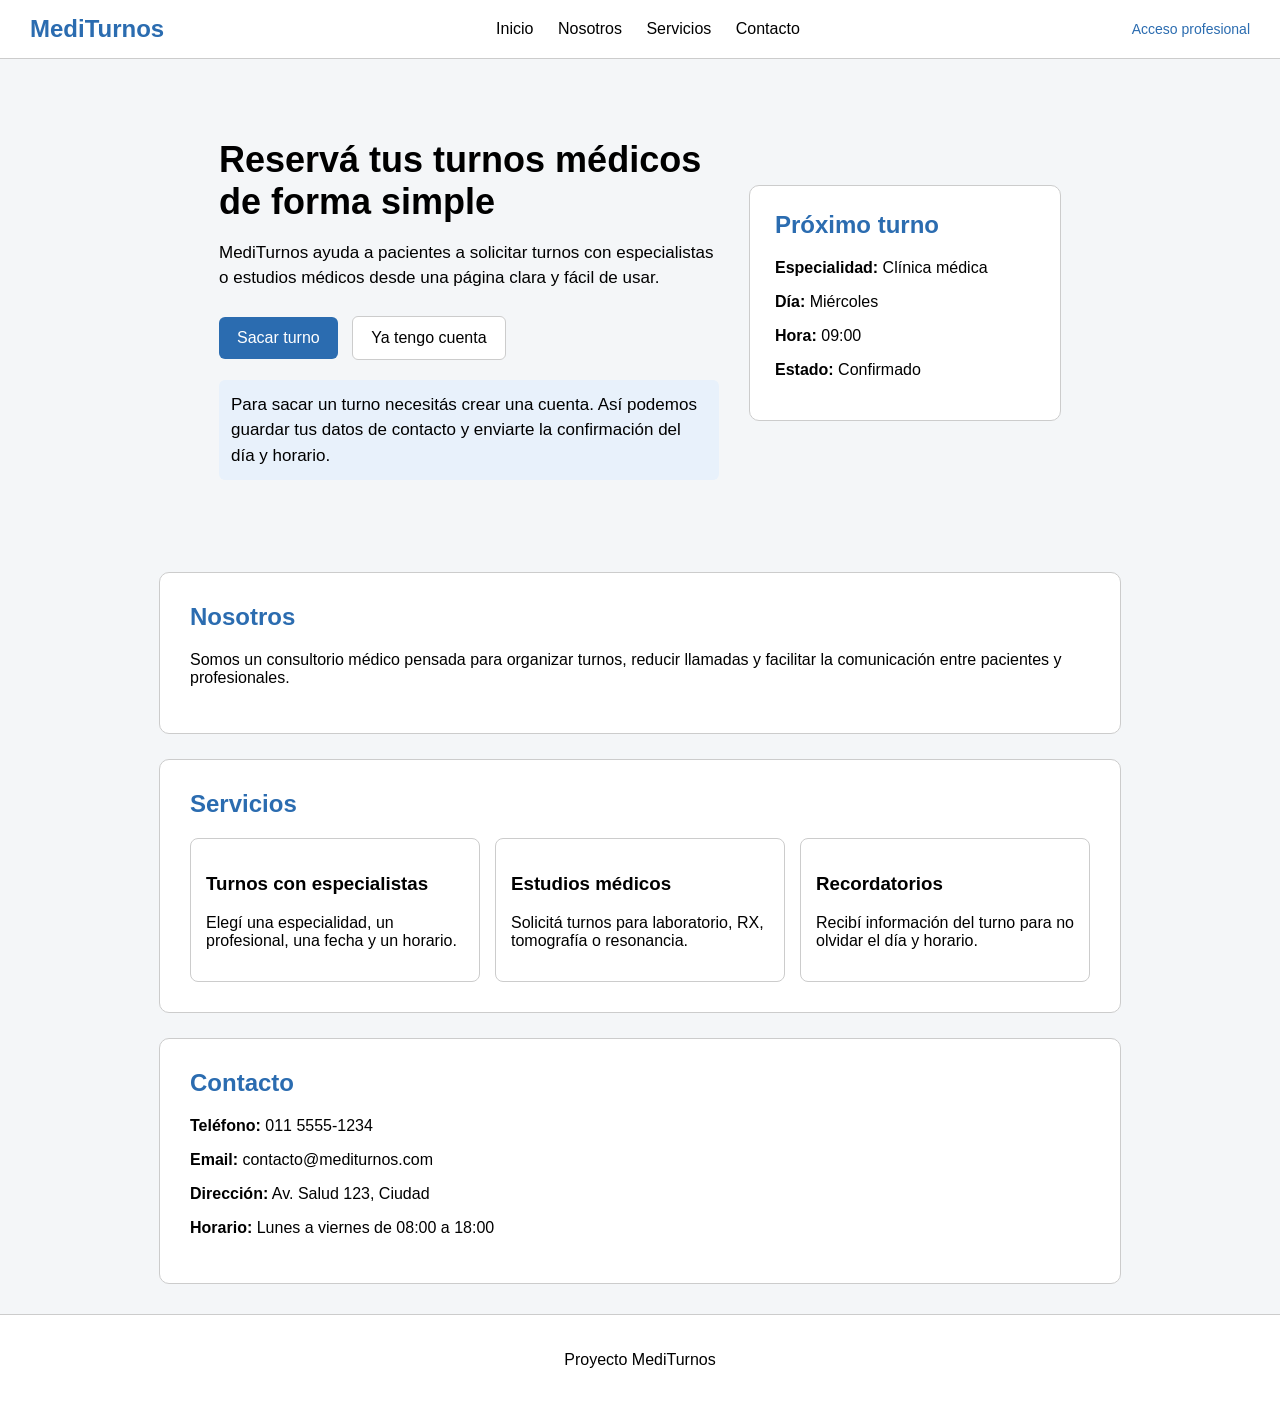
<file: index.html>
<!DOCTYPE html>
<html lang="es">
<head>
    <meta charset="UTF-8">
    <meta name="viewport" content="width=device-width, initial-scale=1.0">
    <title>MediTurnos - Inicio</title>

    <!-- Este link conecta este archivo HTML con su archivo CSS -->
    <link rel="stylesheet" href="styles/index.css">
</head>
<body>

    <!-- HEADER: Esta parte muestra el menú superior de la página principal -->
    <header class="index-header">
        <div class="index-logo">MediTurnos</div>

        <!-- NAV: Menú con enlaces simples dentro de la página -->
        <nav class="index-menu">
            <a href="#inicio">Inicio</a>
            <a href="#nosotros">Nosotros</a>
            <a href="#servicios">Servicios</a>
            <a href="#contacto">Contacto</a>
        </nav>

        <!-- Enlace discreto para profesionales. No es el botón principal -->
        <a class="index-link-profesional" href="login/login-profesional.html">Acceso profesional</a>
    </header>

    <!-- MAIN: Contenido principal de la página -->
    <main>

        <!-- HERO: Primera sección visible. Explica qué es MediTurnos -->
        <section id="inicio" class="index-hero">
            <div class="index-hero-texto">
                <h1>Reservá tus turnos médicos de forma simple</h1>
                <p>
                    MediTurnos ayuda a pacientes a solicitar turnos con especialistas
                    o estudios médicos desde una página clara y fácil de usar.
                </p>

                <!-- Botones principales de la landing -->
                <div class="index-botones">
                    <a class="index-boton-principal" href="paciente/registro-paciente.html">Sacar turno</a>
                    <a class="index-boton-secundario" href="login/login-paciente.html">Ya tengo cuenta</a>
                </div>

                <!-- Texto de ayuda para que el paciente entienda qué tiene que hacer -->
                <p class="index-ayuda">
                    Para sacar un turno necesitás crear una cuenta. Así podemos guardar tus datos
                    de contacto y enviarte la confirmación del día y horario.
                </p>
            </div>

            <!-- Caja visual simple de ejemplo. No tiene funcionalidad real -->
            <div class="index-caja-turno">
                <h2>Próximo turno</h2>
                <p><strong>Especialidad:</strong> Clínica médica</p>
                <p><strong>Día:</strong> Miércoles</p>
                <p><strong>Hora:</strong> 09:00</p>
                <p><strong>Estado:</strong> Confirmado</p>
            </div>
        </section>

        <!-- NOSOTROS: Sección que explica el objetivo del sistema -->
        <section id="nosotros" class="index-seccion">
            <h2>Nosotros</h2>
            <p>
                Somos un consultorio médico pensada para organizar turnos,
                reducir llamadas y facilitar la comunicación entre pacientes y profesionales.
            </p>
        </section>

        <!-- SERVICIOS: Muestra servicios básicos del consultorio -->
        <section id="servicios" class="index-seccion">
            <h2>Servicios</h2>

            <!-- Contenedor de tarjetas simples -->
            <div class="index-tarjetas">
                <div class="index-tarjeta">
                    <h3>Turnos con especialistas</h3>
                    <p>Elegí una especialidad, un profesional, una fecha y un horario.</p>
                </div>

                <div class="index-tarjeta">
                    <h3>Estudios médicos</h3>
                    <p>Solicitá turnos para laboratorio, RX, tomografía o resonancia.</p>
                </div>

                <div class="index-tarjeta">
                    <h3>Recordatorios</h3>
                    <p>Recibí información del turno para no olvidar el día y horario.</p>
                </div>
            </div>
        </section>

        <!-- CONTACTO: Datos ficticios del consultorio -->
        <section id="contacto" class="index-seccion">
            <h2>Contacto</h2>
            <p><strong>Teléfono:</strong> 011 5555-1234</p>
            <p><strong>Email:</strong> contacto@mediturnos.com</p>
            <p><strong>Dirección:</strong> Av. Salud 123, Ciudad</p>
            <p><strong>Horario:</strong> Lunes a viernes de 08:00 a 18:00</p>
        </section>
    </main>

    <!-- FOOTER: Pie de página -->
    <footer class="index-footer">
        <p>Proyecto MediTurnos</p>
    </footer>

</body>
</html>
</file>
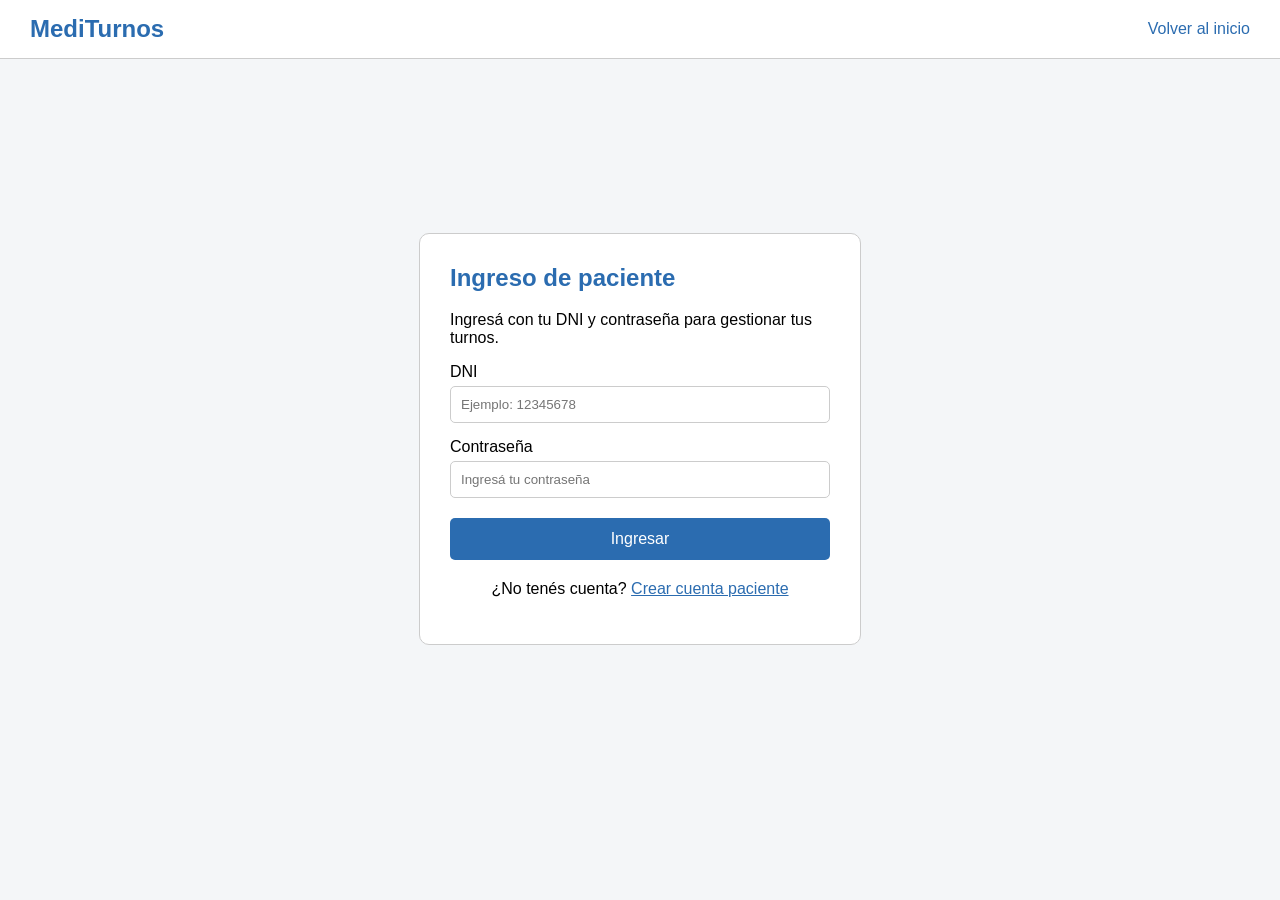
<file: login-paciente.html>
<!DOCTYPE html>
<html lang="es">
<head>
    <meta charset="UTF-8">
    <meta name="viewport" content="width=device-width, initial-scale=1.0">
    <title>MediTurnos - Login Paciente</title>

    <!-- Conecta este HTML con su CSS propio -->
    <link rel="stylesheet" href="login-paciente.css">
</head>
<body>

    <!-- HEADER: Menú simple para volver al inicio -->
    <header class="login-paciente-header">
        <div class="login-paciente-logo">MediTurnos</div>
        <a href="index.html">Volver al inicio</a>
    </header>

    <!-- MAIN: Contenido principal del login del paciente -->
    <main class="login-paciente-main">

        <!-- TARJETA DE LOGIN: Caja central con el formulario -->
        <section class="login-paciente-tarjeta">
            <h1>Ingreso de paciente</h1>
            <p>Ingresá con tu DNI y contraseña para gestionar tus turnos.</p>

            <!-- FORMULARIO: Maqueta visual, no guarda datos porque no tiene JavaScript ni backend -->
            <form>
                <!-- Campo para DNI -->
                <label for="dni">DNI</label>
                <input type="text" id="dni" name="dni" placeholder="Ejemplo: 12345678">

                <!-- Campo para contraseña -->
                <label for="password">Contraseña</label>
                <input type="password" id="password" name="password" placeholder="Ingresá tu contraseña">

                <!-- Botón que simula el ingreso y lleva al panel del paciente -->
                <a class="login-paciente-boton" href="#">Ingresar</a>
            </form>

            <!-- Enlace para pacientes que todavía no tienen cuenta -->
            <p class="login-paciente-texto-final">
                ¿No tenés cuenta?
                <a href="registro-paciente.html">Crear cuenta paciente</a>
            </p>
        </section>

    </main>

</body>
</html>
</file>
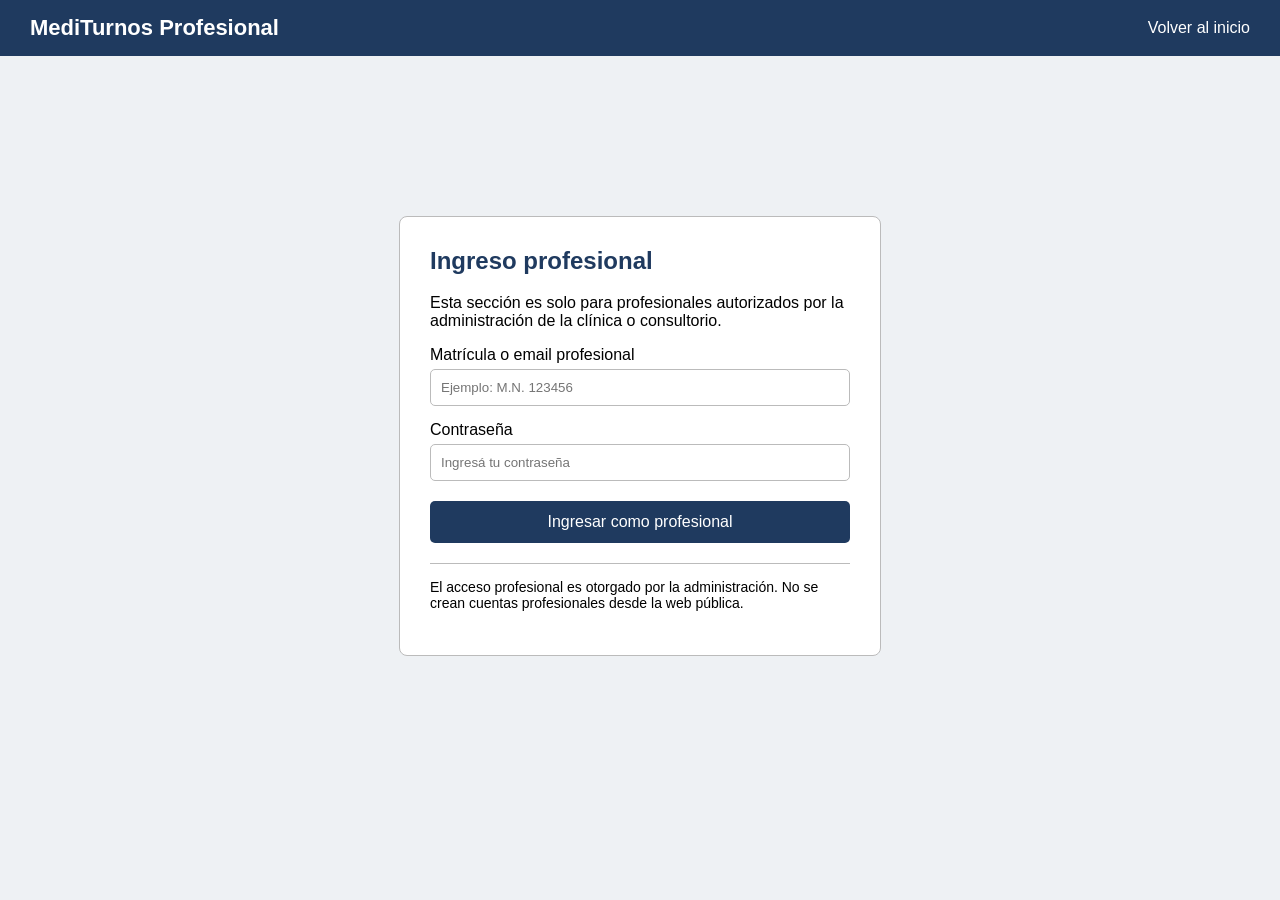
<file: login-profesional.html>
<!DOCTYPE html>
<html lang="es">
<head>
    <meta charset="UTF-8">
    <meta name="viewport" content="width=device-width, initial-scale=1.0">
    <title>MediTurnos - Login Profesional</title>

    <!-- Conecta este HTML con su CSS propio -->
    <link rel="stylesheet" href="login-profesional.css">
</head>
<body>

    <!-- HEADER: Menú superior simple para profesionales -->
    <header class="profesional-header">
        <div class="profesional-logo">MediTurnos Profesional</div>
        <a href="index.html">Volver al inicio</a>
    </header>

    <!-- MAIN: Contenido central del login profesional -->
    <main class="profesional-main">

        <!-- TARJETA: Login privado para médicos o profesionales -->
        <section class="profesional-tarjeta">
            <h1>Ingreso profesional</h1>
            <p>
                Esta sección es solo para profesionales autorizados por la administración
                de la clínica o consultorio.
            </p>

            <!-- FORMULARIO: Maqueta visual, no valida datos reales -->
            <form>
                <!-- Matrícula o email profesional -->
                <label for="matricula">Matrícula o email profesional</label>
                <input type="text" id="matricula" name="matricula" placeholder="Ejemplo: M.N. 123456">

                <!-- Contraseña del profesional -->
                <label for="password">Contraseña</label>
                <input type="password" id="password" name="password" placeholder="Ingresá tu contraseña">

                <!-- Botón que simula el ingreso profesional -->
                <a class="profesional-boton" href="#">Ingresar como profesional</a>
            </form>

            <!-- Aclaración importante: el profesional no crea cuenta pública -->
            <p class="profesional-aviso">
                El acceso profesional es otorgado por la administración. No se crean cuentas profesionales desde la web pública.
            </p>
        </section>

    </main>

</body>
</html>
</file>
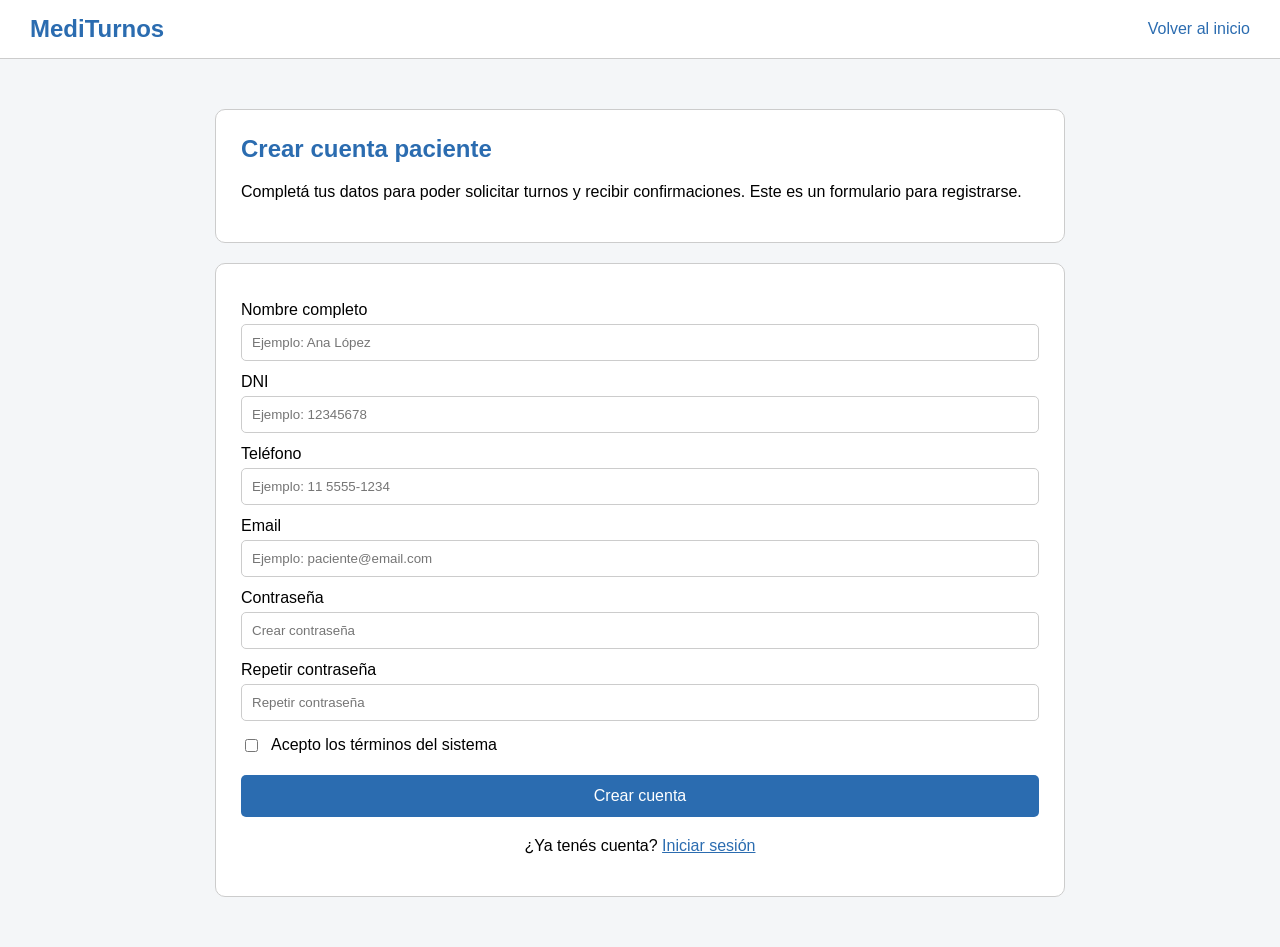
<file: registro-paciente.html>
<!DOCTYPE html>
<html lang="es">
<head>
    <meta charset="UTF-8">
    <meta name="viewport" content="width=device-width, initial-scale=1.0">
    <title>MediTurnos - Registro Paciente</title>

    <!-- Conecta este HTML con su CSS propio -->
    <link rel="stylesheet" href="registro-paciente.css">
</head>
<body>

    <!-- HEADER: Menú superior simple -->
    <header class="registro-header">
        <div class="registro-logo">MediTurnos</div>
        <a href="index.html">Volver al inicio</a>
    </header>

    <!-- MAIN: Contenido principal del registro -->
    <main class="registro-main">

        <!-- SECCIÓN INFORMATIVA: Explica por qué se piden los datos -->
        <section class="registro-info">
            <h1>Crear cuenta paciente</h1>
            <p>
                Completá tus datos para poder solicitar turnos y recibir confirmaciones.
                Este es un formulario para registrarse.
            </p>
        </section>

        <!-- FORMULARIO DE REGISTRO: Datos básicos del paciente -->
        <section class="registro-tarjeta">
            <form>
                <!-- Nombre completo del paciente -->
                <label for="nombre">Nombre completo</label>
                <input type="text" id="nombre" name="nombre" placeholder="Ejemplo: Ana López">

                <!-- DNI del paciente -->
                <label for="dni">DNI</label>
                <input type="text" id="dni" name="dni" placeholder="Ejemplo: 12345678">

                <!-- Teléfono para recordatorios o contacto -->
                <label for="telefono">Teléfono</label>
                <input type="tel" id="telefono" name="telefono" placeholder="Ejemplo: 11 5555-1234">

                <!-- Email para contacto o confirmación -->
                <label for="email">Email</label>
                <input type="email" id="email" name="email" placeholder="Ejemplo: paciente@email.com">

                <!-- Contraseña del paciente -->
                <label for="password">Contraseña</label>
                <input type="password" id="password" name="password" placeholder="Crear contraseña">

                <!-- Repetir contraseña para confirmar -->
                <label for="password2">Repetir contraseña</label>
                <input type="password" id="password2" name="password2" placeholder="Repetir contraseña">

                <!-- Check simple de aceptación -->
                <div class="registro-check">
                    <input type="checkbox" id="terminos" name="terminos">
                    <label for="terminos">Acepto los términos del sistema</label>
                </div>

                <!-- Botón que simula crear cuenta -->
                <a class="registro-boton" href="login-paciente.html">Crear cuenta</a>
            </form>

            <p class="registro-texto-final">
                ¿Ya tenés cuenta?
                <a href="login-paciente.html">Iniciar sesión</a>
            </p>
        </section>

    </main>

</body>
</html>
</file>
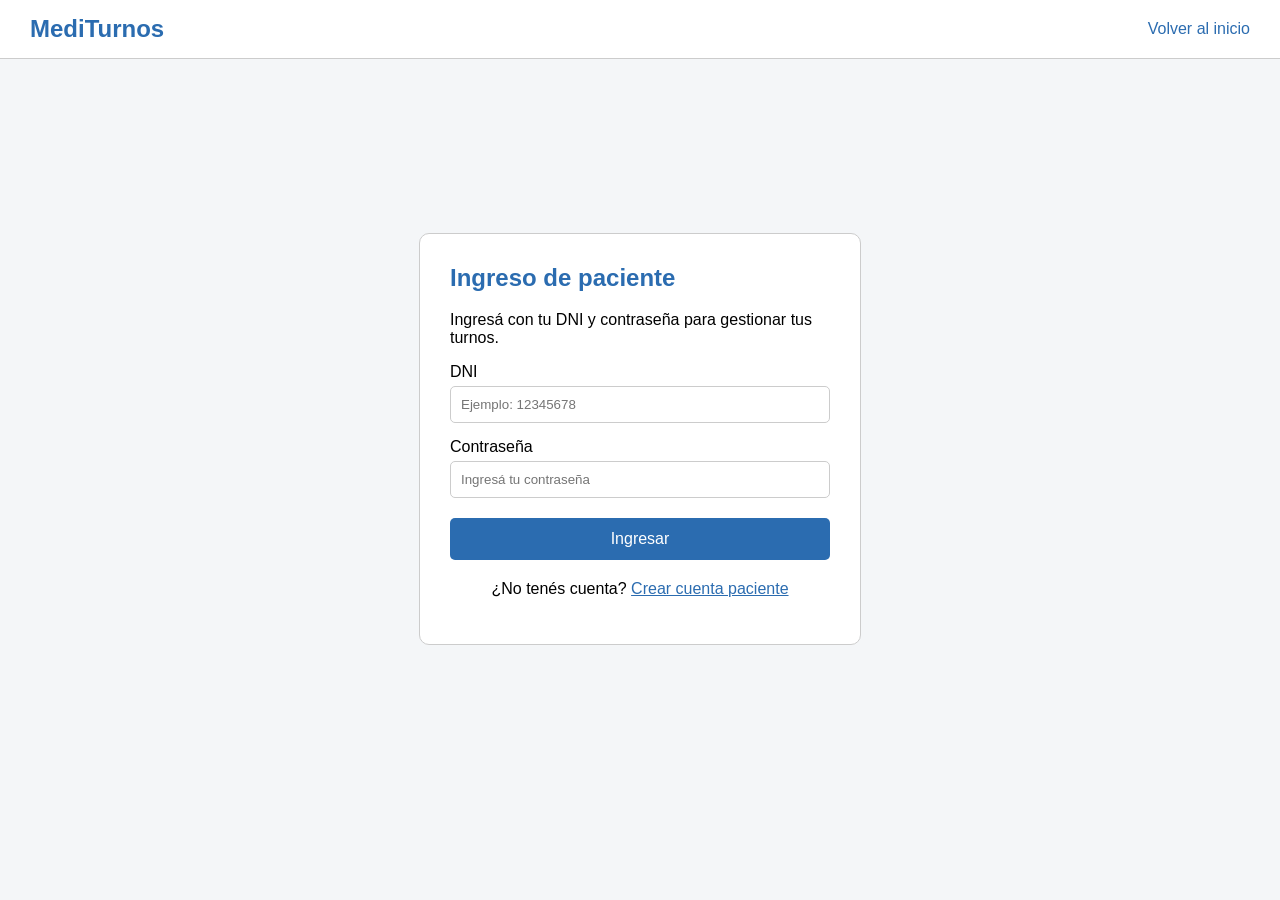
<file: login/login-paciente.html>
<!DOCTYPE html>
<html lang="es">
<head>
    <meta charset="UTF-8">
    <meta name="viewport" content="width=device-width, initial-scale=1.0">
    <title>MediTurnos - Login Paciente</title>

    <!-- Conecta este HTML con su CSS propio -->
    <link rel="stylesheet" href="../styles/login-paciente.css">
</head>
<body>

    <!-- HEADER: Menú simple para volver al inicio -->
    <header class="login-paciente-header">
        <div class="login-paciente-logo">MediTurnos</div>
        <a href="../index.html">Volver al inicio</a>
    </header>

    <!-- MAIN: Contenido principal del login del paciente -->
    <main class="login-paciente-main">

        <!-- TARJETA DE LOGIN: Caja central con el formulario -->
        <section class="login-paciente-tarjeta">
            <h1>Ingreso de paciente</h1>
            <p>Ingresá con tu DNI y contraseña para gestionar tus turnos.</p>

            <!-- FORMULARIO: Maqueta visual, no guarda datos porque no tiene JavaScript ni backend -->
            <form>
                <!-- Campo para DNI -->
                <label for="dni">DNI</label>
                <input type="text" id="dni" name="dni" placeholder="Ejemplo: 12345678">

                <!-- Campo para contraseña -->
                <label for="password">Contraseña</label>
                <input type="password" id="password" name="password" placeholder="Ingresá tu contraseña">

                <!-- Botón que simula el ingreso y lleva al panel del paciente -->
                <a class="login-paciente-boton" href="#">Ingresar</a>
            </form>

            <!-- Enlace para pacientes que todavía no tienen cuenta -->
            <p class="login-paciente-texto-final">
                ¿No tenés cuenta?
                <a href="../paciente/registro-paciente.html">Crear cuenta paciente</a>
            </p>
        </section>

    </main>

</body>
</html>
</file>
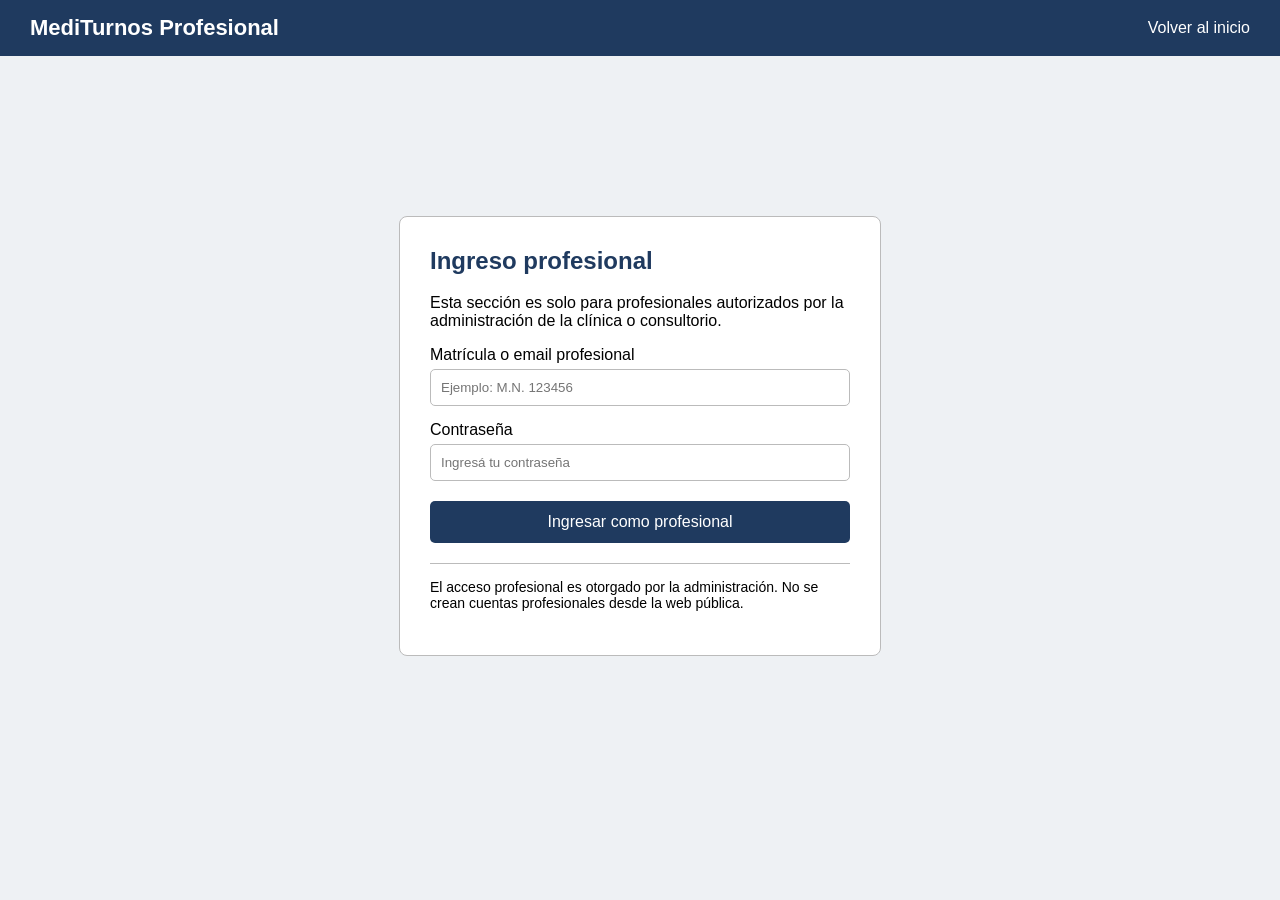
<file: login/login-profesional.html>
<!DOCTYPE html>
<html lang="es">
<head>
    <meta charset="UTF-8">
    <meta name="viewport" content="width=device-width, initial-scale=1.0">
    <title>MediTurnos - Login Profesional</title>

    <!-- Conecta este HTML con su CSS propio -->
    <link rel="stylesheet" href="../styles/login-profesional.css">
</head>
<body>

    <!-- HEADER: Menú superior simple para profesionales -->
    <header class="profesional-header">
        <div class="profesional-logo">MediTurnos Profesional</div>
        <a href="../index.html">Volver al inicio</a>
    </header>

    <!-- MAIN: Contenido central del login profesional -->
    <main class="profesional-main">

        <!-- TARJETA: Login privado para médicos o profesionales -->
        <section class="profesional-tarjeta">
            <h1>Ingreso profesional</h1>
            <p>
                Esta sección es solo para profesionales autorizados por la administración
                de la clínica o consultorio.
            </p>

            <!-- FORMULARIO: Maqueta visual, no valida datos reales -->
            <form>
                <!-- Matrícula o email profesional -->
                <label for="matricula">Matrícula o email profesional</label>
                <input type="text" id="matricula" name="matricula" placeholder="Ejemplo: M.N. 123456">

                <!-- Contraseña del profesional -->
                <label for="password">Contraseña</label>
                <input type="password" id="password" name="password" placeholder="Ingresá tu contraseña">

                <!-- Botón que simula el ingreso profesional -->
                <a class="profesional-boton" href="#">Ingresar como profesional</a>
            </form>

            <!-- Aclaración importante: el profesional no crea cuenta pública -->
            <p class="profesional-aviso">
                El acceso profesional es otorgado por la administración. No se crean cuentas profesionales desde la web pública.
            </p>
        </section>

    </main>

</body>
</html>
</file>
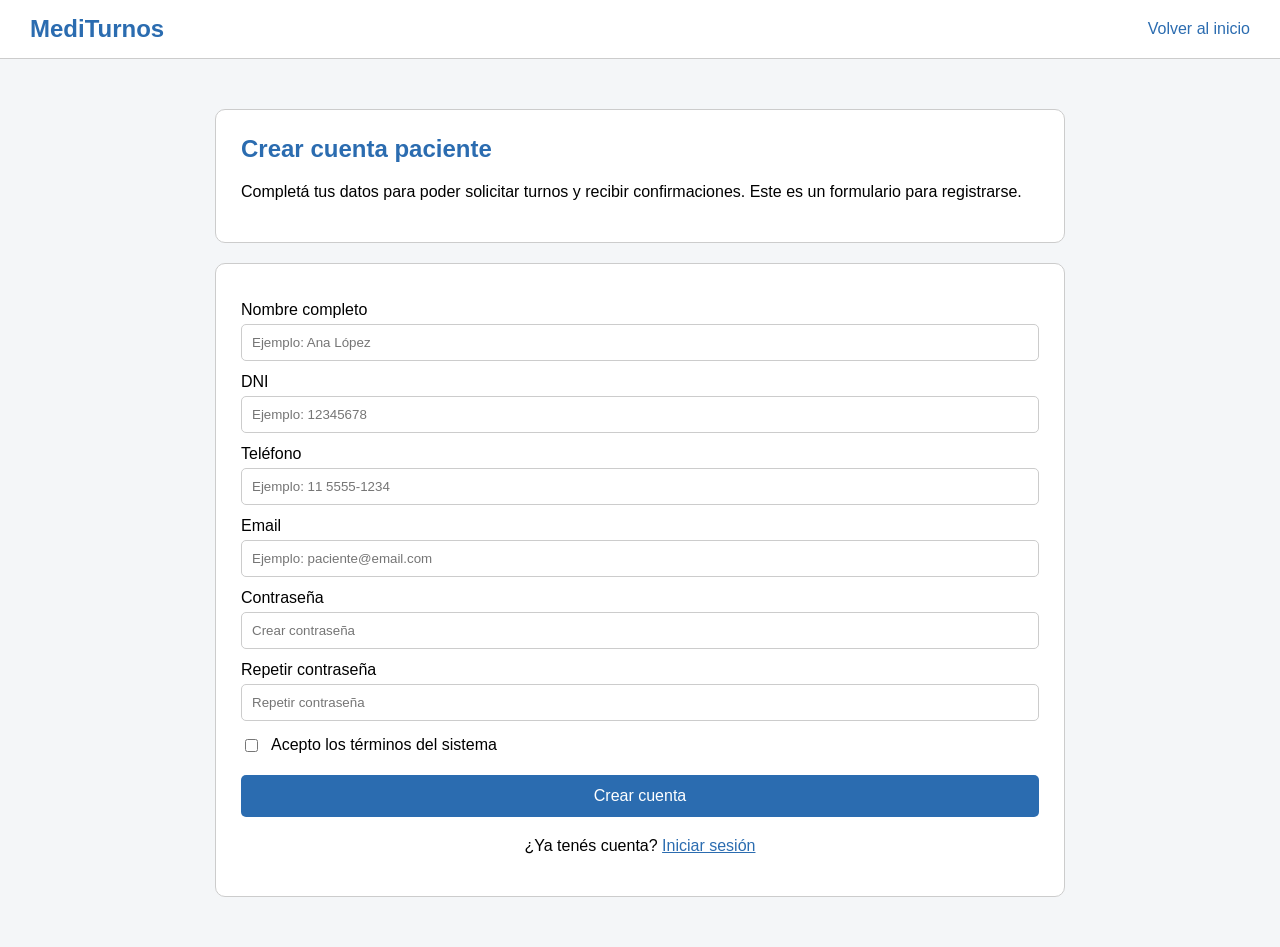
<file: paciente/registro-paciente.html>
<!DOCTYPE html>
<html lang="es">
<head>
    <meta charset="UTF-8">
    <meta name="viewport" content="width=device-width, initial-scale=1.0">
    <title>MediTurnos - Registro Paciente</title>

    <!-- Conecta este HTML con su CSS propio -->
    <link rel="stylesheet" href="../styles/registro-paciente.css">
</head>
<body>

    <!-- HEADER: Menú superior simple -->
    <header class="registro-header">
        <div class="registro-logo">MediTurnos</div>
        <a href="../index.html">Volver al inicio</a>
    </header>

    <!-- MAIN: Contenido principal del registro -->
    <main class="registro-main">

        <!-- SECCIÓN INFORMATIVA: Explica por qué se piden los datos -->
        <section class="registro-info">
            <h1>Crear cuenta paciente</h1>
            <p>
                Completá tus datos para poder solicitar turnos y recibir confirmaciones.
                Este es un formulario para registrarse.
            </p>
        </section>

        <!-- FORMULARIO DE REGISTRO: Datos básicos del paciente -->
        <section class="registro-tarjeta">
            <form>
                <!-- Nombre completo del paciente -->
                <label for="nombre">Nombre completo</label>
                <input type="text" id="nombre" name="nombre" placeholder="Ejemplo: Ana López">

                <!-- DNI del paciente -->
                <label for="dni">DNI</label>
                <input type="text" id="dni" name="dni" placeholder="Ejemplo: 12345678">

                <!-- Teléfono para recordatorios o contacto -->
                <label for="telefono">Teléfono</label>
                <input type="tel" id="telefono" name="telefono" placeholder="Ejemplo: 11 5555-1234">

                <!-- Email para contacto o confirmación -->
                <label for="email">Email</label>
                <input type="email" id="email" name="email" placeholder="Ejemplo: paciente@email.com">

                <!-- Contraseña del paciente -->
                <label for="password">Contraseña</label>
                <input type="password" id="password" name="password" placeholder="Crear contraseña">

                <!-- Repetir contraseña para confirmar -->
                <label for="password2">Repetir contraseña</label>
                <input type="password" id="password2" name="password2" placeholder="Repetir contraseña">

                <!-- Check simple de aceptación -->
                <div class="registro-check">
                    <input type="checkbox" id="terminos" name="terminos">
                    <label for="terminos">Acepto los términos del sistema</label>
                </div>

                <!-- Botón que simula crear cuenta -->
                <a class="registro-boton" href="../login/login-paciente.html">Crear cuenta</a>
            </form>

            <p class="registro-texto-final">
                ¿Ya tenés cuenta?
                <a href="../login/login-paciente.html">Iniciar sesión</a>
            </p>
        </section>

    </main>

</body>
</html>
</file>
<file: styles/index.css>
/* =====================================================
   ARCHIVO: index.css
   Este archivo controla SOLO la página index.html
   Página principal pública de MediTurnos
===================================================== */

/* VARIABLES SIMPLES
   Las variables sirven para guardar colores y reutilizarlos.
   Si querés cambiar el color azul de toda esta página, cambiás solo esta variable.
*/
:root {
    --color-azul: #2b6cb0;
    --color-azul-claro: #e8f1fb;
    --color-fondo: #f4f6f8;
    --color-blanco: #ffffff;
    --color-texto: #000000;
    --color-borde: #cccccc;
}

/* BODY
   Estilo general de toda la página.
*/
body {
    margin: 0;
    font-family: Arial, sans-serif;
    background-color: var(--color-fondo);
    color: var(--color-texto);
}

/* HEADER
   Menú superior de la landing.
*/
.index-header {
    background-color: var(--color-blanco);
    border-bottom: 1px solid var(--color-borde);
    padding: 15px 30px;
    display: flex;
    justify-content: space-between;
    align-items: center;
    flex-wrap: wrap;
}

/* LOGO
   Texto simple de MediTurnos.
*/
.index-logo {
    font-size: 24px;
    font-weight: bold;
    color: var(--color-azul);
}

/* MENÚ
   Contenedor de los links Inicio, Nosotros, Servicios y Contacto.
*/
.index-menu a {
    margin: 0 10px;
    text-decoration: none;
    color: var(--color-texto);
}

/* LINK PROFESIONAL
   Se deja más simple para que no compita con el botón principal del paciente.
*/
.index-link-profesional {
    color: var(--color-azul);
    text-decoration: none;
    font-size: 14px;
}

/* HERO
   Primera sección principal de la landing.
*/
.index-hero {
    padding: 50px 30px;
    display: flex;
    gap: 30px;
    justify-content: center;
    align-items: center;
    flex-wrap: wrap;
}

/* TEXTO DEL HERO
   Contenedor del título, descripción y botones.
*/
.index-hero-texto {
    max-width: 500px;
}

.index-hero-texto h1 {
    font-size: 36px;
    margin-bottom: 15px;
}

.index-hero-texto p {
    font-size: 17px;
    line-height: 1.5;
}

/* BOTONES
   Contenedor de los botones principales.
*/
.index-botones {
    margin-top: 25px;
    margin-bottom: 20px;
}

/* BOTÓN PRINCIPAL
   Lleva al registro del paciente para sacar turno.
*/
.index-boton-principal {
    background-color: var(--color-azul);
    color: var(--color-blanco);
    padding: 12px 18px;
    text-decoration: none;
    border-radius: 6px;
    margin-right: 10px;
    display: inline-block;
}

/* BOTÓN SECUNDARIO
   Lleva al login del paciente que ya tiene cuenta.
*/
.index-boton-secundario {
    background-color: var(--color-blanco);
    color: var(--color-texto);
    border: 1px solid var(--color-borde);
    padding: 12px 18px;
    text-decoration: none;
    border-radius: 6px;
    display: inline-block;
}

/* TEXTO DE AYUDA
   Explica por qué el paciente debe crear cuenta.
*/
.index-ayuda {
    font-size: 14px;
    background-color: var(--color-azul-claro);
    padding: 12px;
    border-radius: 6px;
}

/* CAJA TURNO
   Caja visual simple que simula un turno confirmado.
*/
.index-caja-turno {
    background-color: var(--color-blanco);
    border: 1px solid var(--color-borde);
    border-radius: 10px;
    padding: 25px;
    width: 260px;
}

.index-caja-turno h2 {
    margin-top: 0;
    color: var(--color-azul);
}

/* SECCIONES GENERALES
   Se usa para Nosotros, Servicios y Contacto.
*/
.index-seccion {
    background-color: var(--color-blanco);
    margin: 25px auto;
    padding: 30px;
    max-width: 900px;
    border-radius: 10px;
    border: 1px solid var(--color-borde);
}

.index-seccion h2 {
    margin-top: 0;
    color: var(--color-azul);
}

/* TARJETAS DE SERVICIOS
   Contenedor de las tres tarjetas.
*/
.index-tarjetas {
    display: flex;
    gap: 15px;
    flex-wrap: wrap;
}

/* TARJETA INDIVIDUAL
   Cada servicio aparece dentro de esta caja.
*/
.index-tarjeta {
    border: 1px solid var(--color-borde);
    padding: 15px;
    border-radius: 8px;
    flex: 1;
    min-width: 200px;
}

/* FOOTER
   Pie de página.
*/
.index-footer {
    text-align: center;
    padding: 20px;
    margin-top: 30px;
    background-color: var(--color-blanco);
    border-top: 1px solid var(--color-borde);
}

/* RESPONSIVE BÁSICO
   En pantallas pequeñas el contenido se acomoda en una columna.
*/
@media (max-width: 700px) {
    .index-header {
        display: block;
        text-align: center;
    }

    .index-menu {
        margin: 15px 0;
    }

    .index-hero {
        padding: 30px 15px;
    }

    .index-hero-texto h1 {
        font-size: 28px;
    }
}
</file>
<file: login-paciente.css>
/* =====================================================
   ARCHIVO: login-paciente.css
   Este archivo controla SOLO login-paciente.html
===================================================== */

/* VARIABLES DE ESTA PÁGINA */
:root {
    --color-azul: #2b6cb0;
    --color-fondo: #f4f6f8;
    --color-blanco: #ffffff;
    --color-texto: #000000;
    --color-borde: #cccccc;
}

/* BODY: Estilo general */
body {
    margin: 0;
    font-family: Arial, sans-serif;
    background-color: var(--color-fondo);
    color: var(--color-texto);
}

/* HEADER: Barra superior sencilla */
.login-paciente-header {
    background-color: var(--color-blanco);
    border-bottom: 1px solid var(--color-borde);
    padding: 15px 30px;
    display: flex;
    justify-content: space-between;
    align-items: center;
}

/* LOGO */
.login-paciente-logo {
    font-size: 24px;
    font-weight: bold;
    color: var(--color-azul);
}

.login-paciente-header a {
    color: var(--color-azul);
    text-decoration: none;
}

/* MAIN: Centra la tarjeta del formulario */
.login-paciente-main {
    min-height: 80vh;
    display: flex;
    justify-content: center;
    align-items: center;
    padding: 20px;
}

/* TARJETA: Caja blanca del login */
.login-paciente-tarjeta {
    background-color: var(--color-blanco);
    border: 1px solid var(--color-borde);
    border-radius: 10px;
    padding: 30px;
    width: 100%;
    max-width: 380px;
}

.login-paciente-tarjeta h1 {
    margin-top: 0;
    color: var(--color-azul);
}

/* LABEL: Texto arriba de cada campo */
.login-paciente-tarjeta label {
    display: block;
    margin-top: 15px;
    margin-bottom: 5px;
}

/* INPUT: Campos para escribir DNI y contraseña */
.login-paciente-tarjeta input {
    width: 100%;
    padding: 10px;
    border: 1px solid var(--color-borde);
    border-radius: 5px;
    box-sizing: border-box;
}

/* BOTÓN: Se hizo con etiqueta <a> para que pueda redirigir en la maqueta */
.login-paciente-boton {
    display: block;
    background-color: var(--color-azul);
    color: var(--color-blanco);
    text-align: center;
    padding: 12px;
    text-decoration: none;
    border-radius: 5px;
    margin-top: 20px;
}

/* TEXTO FINAL: Link para crear cuenta */
.login-paciente-texto-final {
    text-align: center;
    margin-top: 20px;
}

.login-paciente-texto-final a {
    color: var(--color-azul);
}
</file>
<file: login-profesional.css>
/* =====================================================
   ARCHIVO: login-profesional.css
   Este archivo controla SOLO login-profesional.html
===================================================== */

/* VARIABLES SIMPLES */
:root {
    --color-azul-oscuro: #1f3a5f;
    --color-fondo: #eef1f4;
    --color-blanco: #ffffff;
    --color-texto: #000000;
    --color-borde: #bbbbbb;
}

/* BODY */
body {
    margin: 0;
    font-family: Arial, sans-serif;
    background-color: var(--color-fondo);
    color: var(--color-texto);
}

/* HEADER: Barra superior del acceso profesional */
.profesional-header {
    background-color: var(--color-azul-oscuro);
    color: var(--color-blanco);
    padding: 15px 30px;
    display: flex;
    justify-content: space-between;
    align-items: center;
}

/* LOGO PROFESIONAL */
.profesional-logo {
    font-size: 22px;
    font-weight: bold;
}

.profesional-header a {
    color: var(--color-blanco);
    text-decoration: none;
}

/* MAIN: Centra la tarjeta del login profesional */
.profesional-main {
    min-height: 80vh;
    display: flex;
    justify-content: center;
    align-items: center;
    padding: 20px;
}

/* TARJETA: Caja blanca del formulario profesional */
.profesional-tarjeta {
    background-color: var(--color-blanco);
    border: 1px solid var(--color-borde);
    border-radius: 8px;
    padding: 30px;
    width: 100%;
    max-width: 420px;
}

.profesional-tarjeta h1 {
    margin-top: 0;
    color: var(--color-azul-oscuro);
}

/* LABEL */
.profesional-tarjeta label {
    display: block;
    margin-top: 15px;
    margin-bottom: 5px;
}

/* INPUT */
.profesional-tarjeta input {
    width: 100%;
    padding: 10px;
    border: 1px solid var(--color-borde);
    border-radius: 5px;
    box-sizing: border-box;
}

/* BOTÓN PROFESIONAL */
.profesional-boton {
    display: block;
    background-color: var(--color-azul-oscuro);
    color: var(--color-blanco);
    text-align: center;
    padding: 12px;
    text-decoration: none;
    border-radius: 5px;
    margin-top: 20px;
}

/* AVISO: Texto pequeño con aclaración de permisos */
.profesional-aviso {
    margin-top: 20px;
    font-size: 14px;
    border-top: 1px solid var(--color-borde);
    padding-top: 15px;
}
</file>
<file: registro-paciente.css>
/* =====================================================
   ARCHIVO: registro-paciente.css
   Este archivo controla SOLO registro-paciente.html
===================================================== */

/* VARIABLES SIMPLES */
:root {
    --color-azul: #2b6cb0;
    --color-fondo: #f4f6f8;
    --color-blanco: #ffffff;
    --color-texto: #000000;
    --color-borde: #cccccc;
}

/* BODY */
body {
    margin: 0;
    font-family: Arial, sans-serif;
    background-color: var(--color-fondo);
    color: var(--color-texto);
}

/* HEADER */
.registro-header {
    background-color: var(--color-blanco);
    border-bottom: 1px solid var(--color-borde);
    padding: 15px 30px;
    display: flex;
    justify-content: space-between;
    align-items: center;
}

/* LOGO */
.registro-logo {
    font-size: 24px;
    font-weight: bold;
    color: var(--color-azul);
}

.registro-header a {
    color: var(--color-azul);
    text-decoration: none;
}

/* MAIN: Contenedor general del registro */
.registro-main {
    max-width: 850px;
    margin: 30px auto;
    padding: 20px;
}

/* INFO: Texto que explica el objetivo del registro */
.registro-info {
    background-color: var(--color-blanco);
    border: 1px solid var(--color-borde);
    border-radius: 10px;
    padding: 25px;
    margin-bottom: 20px;
}

.registro-info h1 {
    margin-top: 0;
    color: var(--color-azul);
}

/* TARJETA: Caja del formulario */
.registro-tarjeta {
    background-color: var(--color-blanco);
    border: 1px solid var(--color-borde);
    border-radius: 10px;
    padding: 25px;
}

/* LABEL */
.registro-tarjeta label {
    display: block;
    margin-top: 12px;
    margin-bottom: 5px;
}

/* INPUTS */
.registro-tarjeta input {
    width: 100%;
    padding: 10px;
    border: 1px solid var(--color-borde);
    border-radius: 5px;
    box-sizing: border-box;
}

/* CHECKBOX: Ajuste para que no ocupe todo el ancho */
.registro-check {
    margin-top: 15px;
    display: flex;
    gap: 10px;
    align-items: center;
}

.registro-check input {
    width: auto;
}

.registro-check label {
    margin: 0;
}

/* BOTÓN */
.registro-boton {
    display: block;
    background-color: var(--color-azul);
    color: var(--color-blanco);
    text-align: center;
    padding: 12px;
    text-decoration: none;
    border-radius: 5px;
    margin-top: 20px;
}

/* TEXTO FINAL */
.registro-texto-final {
    text-align: center;
    margin-top: 20px;
}

.registro-texto-final a {
    color: var(--color-azul);
}
</file>
<file: styles/login-paciente.css>
/* =====================================================
   ARCHIVO: login-paciente.css
   Este archivo controla SOLO login-paciente.html
===================================================== */

/* VARIABLES DE ESTA PÁGINA */
:root {
    --color-azul: #2b6cb0;
    --color-fondo: #f4f6f8;
    --color-blanco: #ffffff;
    --color-texto: #000000;
    --color-borde: #cccccc;
}

/* BODY: Estilo general */
body {
    margin: 0;
    font-family: Arial, sans-serif;
    background-color: var(--color-fondo);
    color: var(--color-texto);
}

/* HEADER: Barra superior sencilla */
.login-paciente-header {
    background-color: var(--color-blanco);
    border-bottom: 1px solid var(--color-borde);
    padding: 15px 30px;
    display: flex;
    justify-content: space-between;
    align-items: center;
}

/* LOGO */
.login-paciente-logo {
    font-size: 24px;
    font-weight: bold;
    color: var(--color-azul);
}

.login-paciente-header a {
    color: var(--color-azul);
    text-decoration: none;
}

/* MAIN: Centra la tarjeta del formulario */
.login-paciente-main {
    min-height: 80vh;
    display: flex;
    justify-content: center;
    align-items: center;
    padding: 20px;
}

/* TARJETA: Caja blanca del login */
.login-paciente-tarjeta {
    background-color: var(--color-blanco);
    border: 1px solid var(--color-borde);
    border-radius: 10px;
    padding: 30px;
    width: 100%;
    max-width: 380px;
}

.login-paciente-tarjeta h1 {
    margin-top: 0;
    color: var(--color-azul);
}

/* LABEL: Texto arriba de cada campo */
.login-paciente-tarjeta label {
    display: block;
    margin-top: 15px;
    margin-bottom: 5px;
}

/* INPUT: Campos para escribir DNI y contraseña */
.login-paciente-tarjeta input {
    width: 100%;
    padding: 10px;
    border: 1px solid var(--color-borde);
    border-radius: 5px;
    box-sizing: border-box;
}

/* BOTÓN: Se hizo con etiqueta <a> para que pueda redirigir en la maqueta */
.login-paciente-boton {
    display: block;
    background-color: var(--color-azul);
    color: var(--color-blanco);
    text-align: center;
    padding: 12px;
    text-decoration: none;
    border-radius: 5px;
    margin-top: 20px;
}

/* TEXTO FINAL: Link para crear cuenta */
.login-paciente-texto-final {
    text-align: center;
    margin-top: 20px;
}

.login-paciente-texto-final a {
    color: var(--color-azul);
}
</file>
<file: styles/login-profesional.css>
/* =====================================================
   ARCHIVO: login-profesional.css
   Este archivo controla SOLO login-profesional.html
===================================================== */

/* VARIABLES SIMPLES */
:root {
    --color-azul-oscuro: #1f3a5f;
    --color-fondo: #eef1f4;
    --color-blanco: #ffffff;
    --color-texto: #000000;
    --color-borde: #bbbbbb;
}

/* BODY */
body {
    margin: 0;
    font-family: Arial, sans-serif;
    background-color: var(--color-fondo);
    color: var(--color-texto);
}

/* HEADER: Barra superior del acceso profesional */
.profesional-header {
    background-color: var(--color-azul-oscuro);
    color: var(--color-blanco);
    padding: 15px 30px;
    display: flex;
    justify-content: space-between;
    align-items: center;
}

/* LOGO PROFESIONAL */
.profesional-logo {
    font-size: 22px;
    font-weight: bold;
}

.profesional-header a {
    color: var(--color-blanco);
    text-decoration: none;
}

/* MAIN: Centra la tarjeta del login profesional */
.profesional-main {
    min-height: 80vh;
    display: flex;
    justify-content: center;
    align-items: center;
    padding: 20px;
}

/* TARJETA: Caja blanca del formulario profesional */
.profesional-tarjeta {
    background-color: var(--color-blanco);
    border: 1px solid var(--color-borde);
    border-radius: 8px;
    padding: 30px;
    width: 100%;
    max-width: 420px;
}

.profesional-tarjeta h1 {
    margin-top: 0;
    color: var(--color-azul-oscuro);
}

/* LABEL */
.profesional-tarjeta label {
    display: block;
    margin-top: 15px;
    margin-bottom: 5px;
}

/* INPUT */
.profesional-tarjeta input {
    width: 100%;
    padding: 10px;
    border: 1px solid var(--color-borde);
    border-radius: 5px;
    box-sizing: border-box;
}

/* BOTÓN PROFESIONAL */
.profesional-boton {
    display: block;
    background-color: var(--color-azul-oscuro);
    color: var(--color-blanco);
    text-align: center;
    padding: 12px;
    text-decoration: none;
    border-radius: 5px;
    margin-top: 20px;
}

/* AVISO: Texto pequeño con aclaración de permisos */
.profesional-aviso {
    margin-top: 20px;
    font-size: 14px;
    border-top: 1px solid var(--color-borde);
    padding-top: 15px;
}
</file>
<file: styles/registro-paciente.css>
/* =====================================================
   ARCHIVO: registro-paciente.css
   Este archivo controla SOLO registro-paciente.html
===================================================== */

/* VARIABLES SIMPLES */
:root {
    --color-azul: #2b6cb0;
    --color-fondo: #f4f6f8;
    --color-blanco: #ffffff;
    --color-texto: #000000;
    --color-borde: #cccccc;
}

/* BODY */
body {
    margin: 0;
    font-family: Arial, sans-serif;
    background-color: var(--color-fondo);
    color: var(--color-texto);
}

/* HEADER */
.registro-header {
    background-color: var(--color-blanco);
    border-bottom: 1px solid var(--color-borde);
    padding: 15px 30px;
    display: flex;
    justify-content: space-between;
    align-items: center;
}

/* LOGO */
.registro-logo {
    font-size: 24px;
    font-weight: bold;
    color: var(--color-azul);
}

.registro-header a {
    color: var(--color-azul);
    text-decoration: none;
}

/* MAIN: Contenedor general del registro */
.registro-main {
    max-width: 850px;
    margin: 30px auto;
    padding: 20px;
}

/* INFO: Texto que explica el objetivo del registro */
.registro-info {
    background-color: var(--color-blanco);
    border: 1px solid var(--color-borde);
    border-radius: 10px;
    padding: 25px;
    margin-bottom: 20px;
}

.registro-info h1 {
    margin-top: 0;
    color: var(--color-azul);
}

/* TARJETA: Caja del formulario */
.registro-tarjeta {
    background-color: var(--color-blanco);
    border: 1px solid var(--color-borde);
    border-radius: 10px;
    padding: 25px;
}

/* LABEL */
.registro-tarjeta label {
    display: block;
    margin-top: 12px;
    margin-bottom: 5px;
}

/* INPUTS */
.registro-tarjeta input {
    width: 100%;
    padding: 10px;
    border: 1px solid var(--color-borde);
    border-radius: 5px;
    box-sizing: border-box;
}

/* CHECKBOX: Ajuste para que no ocupe todo el ancho */
.registro-check {
    margin-top: 15px;
    display: flex;
    gap: 10px;
    align-items: center;
}

.registro-check input {
    width: auto;
}

.registro-check label {
    margin: 0;
}

/* BOTÓN */
.registro-boton {
    display: block;
    background-color: var(--color-azul);
    color: var(--color-blanco);
    text-align: center;
    padding: 12px;
    text-decoration: none;
    border-radius: 5px;
    margin-top: 20px;
}

/* TEXTO FINAL */
.registro-texto-final {
    text-align: center;
    margin-top: 20px;
}

.registro-texto-final a {
    color: var(--color-azul);
}
</file>
